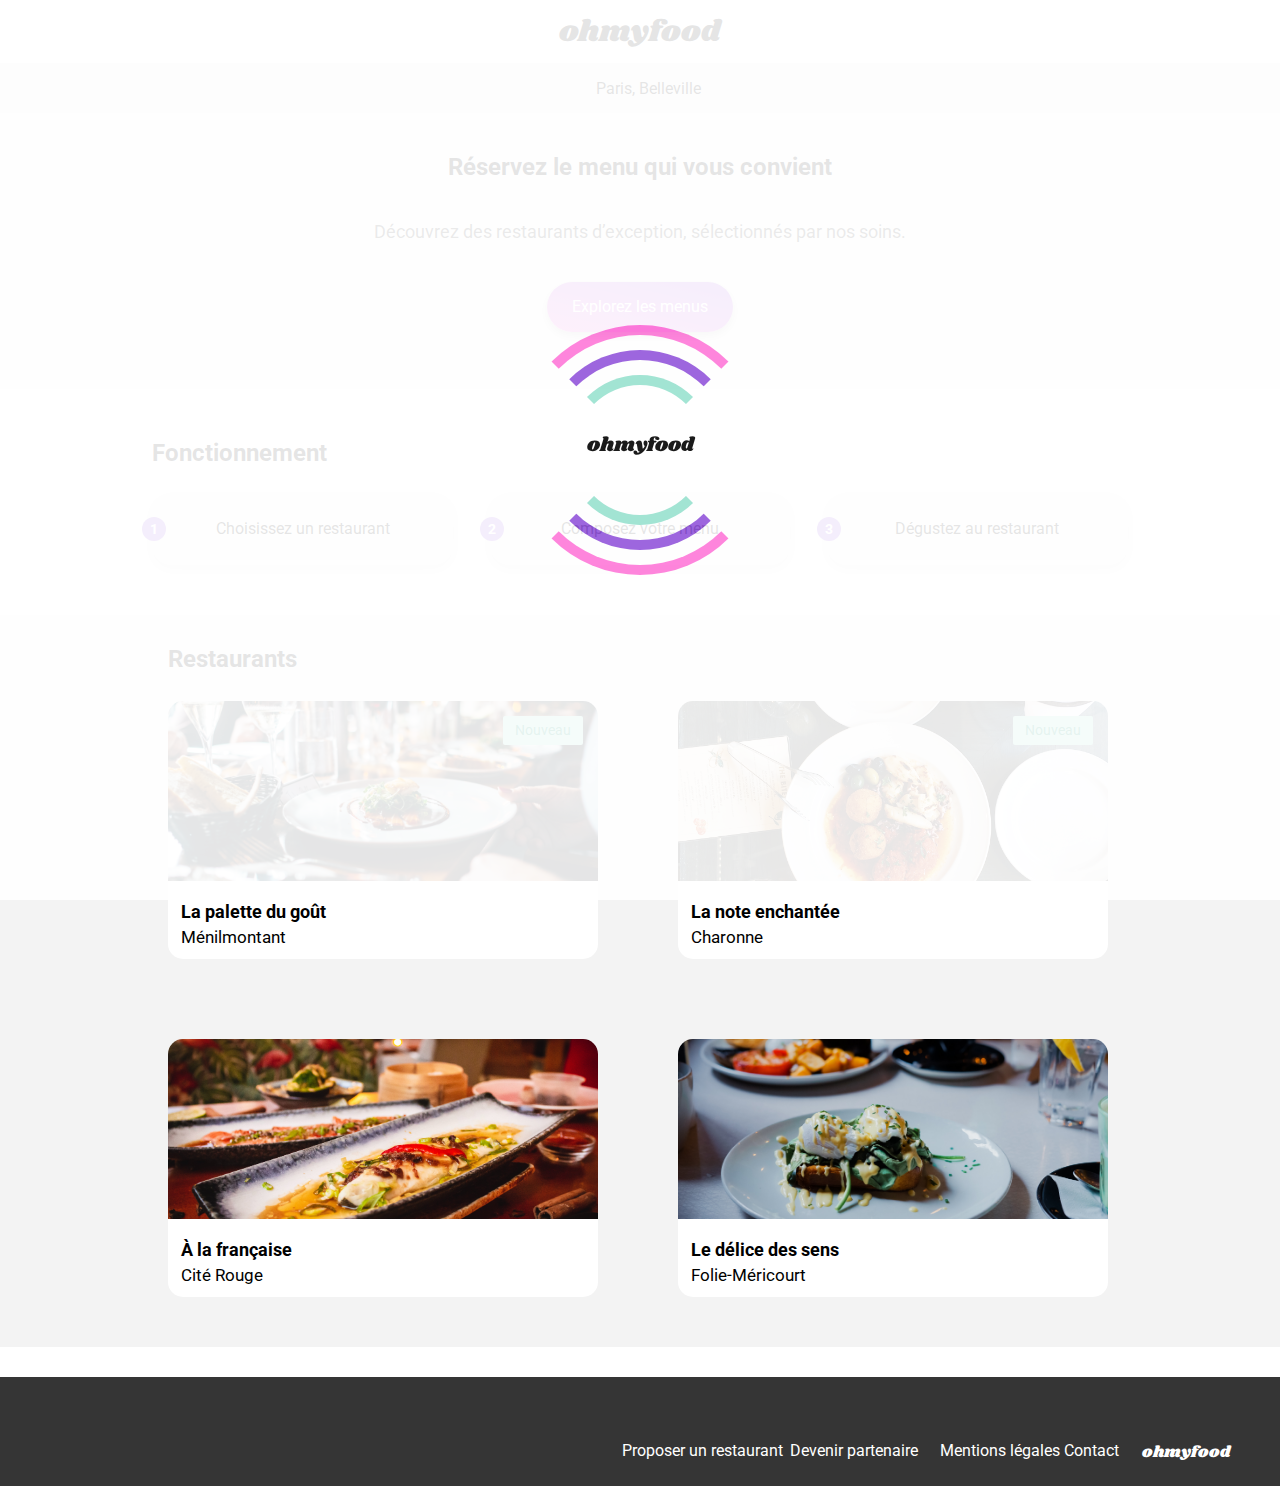
<file: index.html>
<!DOCTYPE html>
<html lang="en">
    <head>
        <meta charset="UTF-8">
        <meta http-equiv="X-UA-Compatible" content="IE=edge">
        <meta name="viewport" content="width=device-width, initial-scale=1.0">
        <link rel="stylesheet" href="https://cdnjs.cloudflare.com/ajax/libs/font-awesome/6.4.0/css/all.min.css" integrity="sha512-iecdLmaskl7CVkqkXNQ/ZH/XLlvWZOJyj7Yy7tcenmpD1ypASozpmT/E0iPtmFIB46ZmdtAc9eNBvH0H/ZpiBw==" crossorigin="anonymous" referrerpolicy="no-referrer" />
        <link rel="stylesheet" href="style.css">
        <title>Oh My Food</title>
        <link rel="shortcut icon" href="./images/logo/ohmyfood@2x.svg" />
    </head>
    <body>
        <div class="background-loader">
            <div class="loader">
                <div class="spinner spinner1"></div>
                <div class="spinner spinner2"></div>
                <div class="spinner spinner3"></div>
                <span class="loader-text">ohmyfood</span>
            </div>
        </div>
        <header>
            <nav>
                <h1>ohmyfood</h1>
            </nav>
            <div class="location">
                <i class="fa-solid fa-location-dot"></i>
                <p>Paris, Belleville</p>
            </div>
            <div class="explorer">
                <h1>Réservez le menu qui vous convient</h1>
                <p>Découvrez des restaurants d’exception, sélectionnés par nos soins.</p>
                <div class="button1">
                    <p>Explorez les menus</p>
                </div>
            </div>
        </header>
        <main>
            <div class="fonctionnement">
                <div class="content">
                    <div class="title-fonctionnement">
                        <h2>Fonctionnement</h2>
                    </div>
                    <div class="step">
                        <div class="etapes">
                            <div class="number">
                                <p>1</p>
                            </div>
                            <i class="fa-solid fa-mobile-screen-button fa-lg"></i>
                            <p>Choisissez un restaurant</p>
                        </div>
                        <div class="etapes">
                            <div class="number">
                                <p>2</p>
                            </div>
                            <i class="fa-sharp fa-solid fa-list fa-lg"></i>
                            <p>Composez votre menu</p>
                        </div>
                        <div class="etapes">
                            <div class="number">
                                <p>3</p>
                            </div>
                            <i class="fa-solid fa-store fa-lg"></i>
                            <p>Dégustez au restaurant</p>
                        </div>
                    </div>
                </div>
            </div>
            <div class="restaurants">
                <div class="content">
                    <div class="titre-restau">
                        <h2>Restaurants</h2>
                    </div>
                    <div class="restau">
                        <div class="etablissement">
                            <a href="pages/palette.html">
                                <img src="images/restaurants/jay-wennington-N_Y88TWmGwA-unsplash.jpg" alt="restaurant">
                            </a>
                            <div class="new">
                                <p>Nouveau</p>
                            </div>
                            <div class="desc">
                                <a href="pages/palette.html">
                                    <h3>La palette du goût</h3>
                                    <p>Ménilmontant</p>
                                </a>
                                <div class="like">
                                    <input type="checkbox" id="check-like1">
                                    <label for="check-like1" class="like">
                                        <i class="fa-solid fa-heart fa-xl"></i>
                                    </label>
                                </div>
                            </div>    
                        </div>
                        <div class="etablissement">
                            <a href="pages/note.html">
                                <img src="images/restaurants/stil-u2Lp8tXIcjw-unsplash.jpg" alt="restaurant">
                            </a>
                            <div class="new">
                                <p>Nouveau</p>
                            </div>
                            <div class="desc">
                                <a href="pages/note.html">
                                    <h3>La note enchantée</h3>
                                    <p>Charonne</p>
                                </a> 
                                <div class="like">
                                    <input type="checkbox" id="check-like2">
                                    <label for="check-like2" class="like">
                                        <i class="fa-solid fa-heart fa-xl"></i>
                                    </label>
                                </div>
                            </div>    
                        </div>
                        <div class="etablissement">
                            <a href="pages/lafrancaise.html">
                                <img src="images/restaurants/louis-hansel-shotsoflouis-qNBGVyOCY8Q-unsplash.jpg" alt="restaurant">
                            </a>
                            <div class="desc">
                                <a href="pages/lafrancaise.html">    
                                    <h3>À la française</h3>
                                    <p>Cité Rouge</p>
                                </a>
                                <div class="like">
                                    <input type="checkbox" id="check-like3">
                                    <label for="check-like3" class="like">
                                        <i class="fa-solid fa-heart fa-xl"></i>
                                    </label>
                                </div>
                            </div>    
                        </div>
                        <div class="etablissement">
                            <a href="pages/delice.html">
                                <img src="images/restaurants/toa-heftiba-DQKerTsQwi0-unsplash.jpg" alt="restaurant">
                            </a>
                            <div class="desc">
                            <a href="pages/delice.html">
                                <h3>Le délice des sens</h3>
                                <p>Folie-Méricourt</p>
                            </a>
                                <div class="like">
                                    <input type="checkbox" id="check-like4">
                                    <label for="check-like4" class="like">
                                        <i class="fa-solid fa-heart fa-xl"></i>
                                    </label>
                                </div>
                            </div>    
                        </div>
                    </div>
                </div>
            </div>
        </main>
        <footer>
            <div class="container">
                <h4>ohmyfood</h4>
                <div class="partner">
                    <div>
                        <i class="fa-sharp fa-solid fa-utensils"></i>
                        <a href="#">Proposer un restaurant</a>
                    </div>
                    <div>
                        <i class="fa-solid fa-handshake-angle"></i>
                        <a href="#">Devenir partenaire</a>
                    </div>
                </div>
                <div class="contact">
                    <a href="#">Mentions légales</a>
                    <a href="mailto:contact@ohmyfood.com">Contact</a>
                </div>
            </div>
        </footer>
    </body>
</html>
</file>
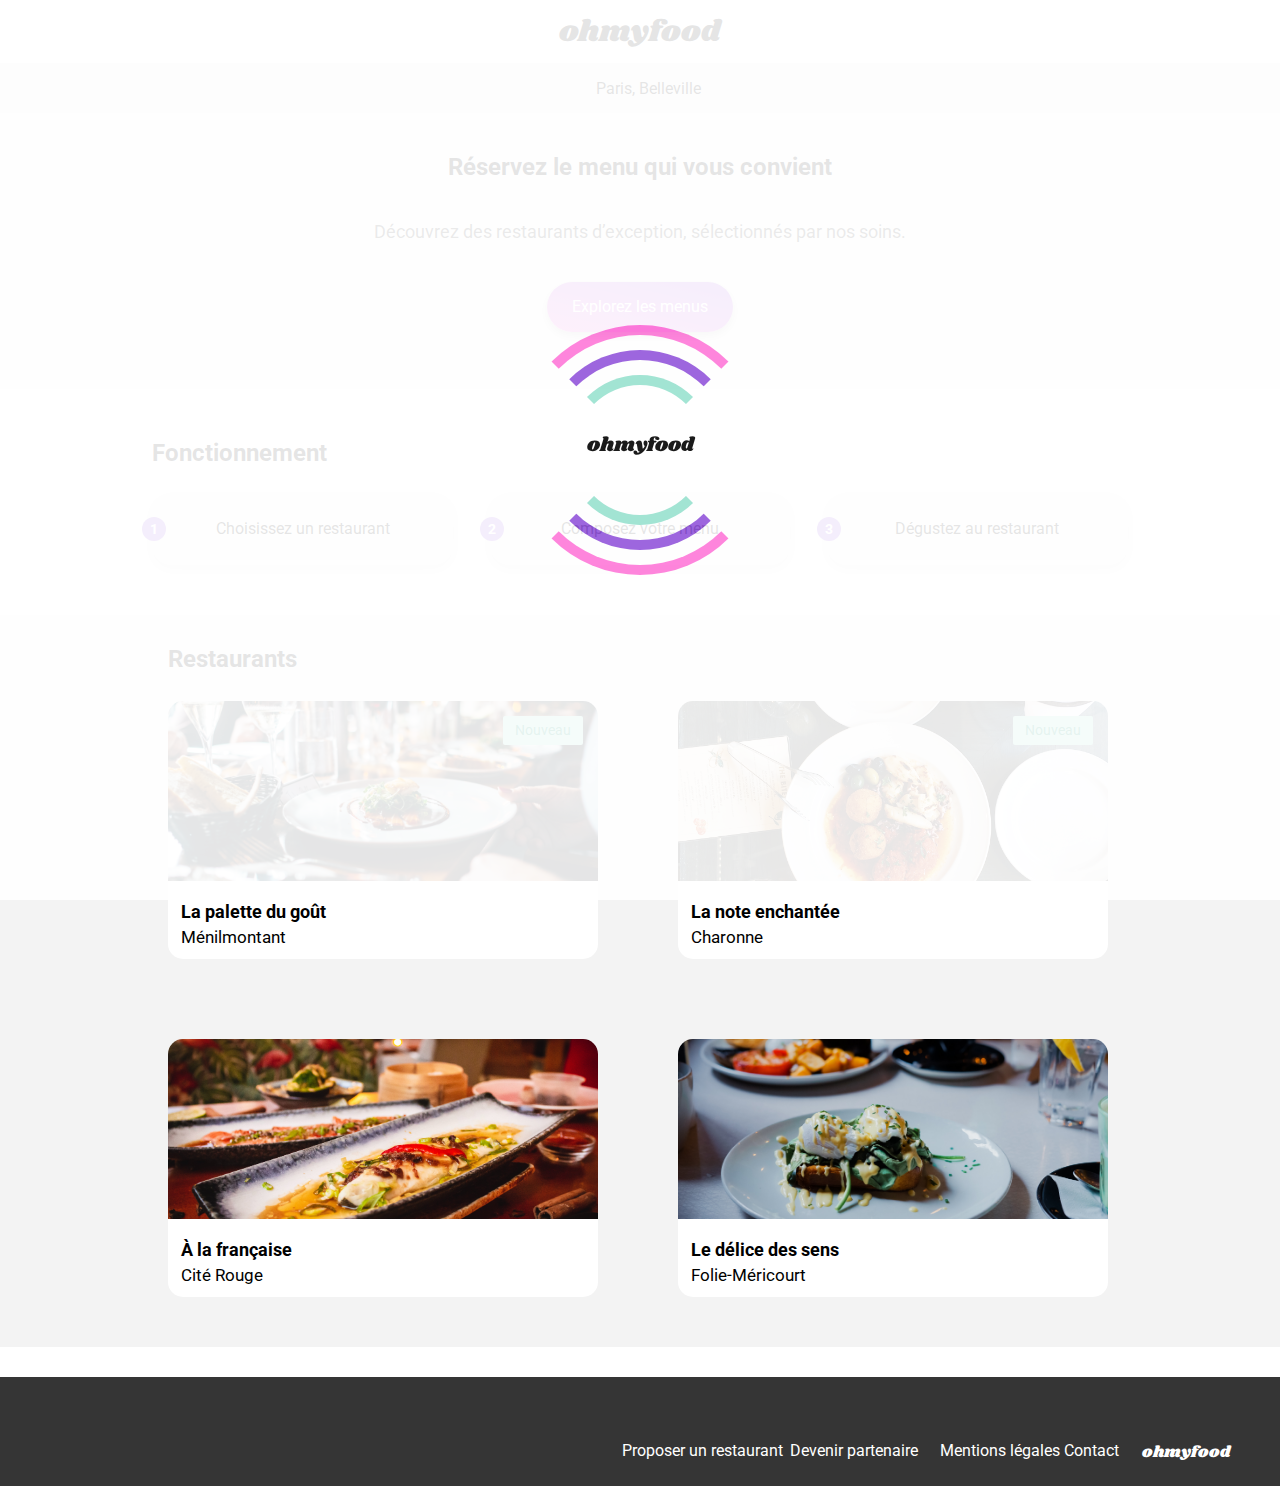
<file: accueil.html>
<!DOCTYPE html>
<html lang="en">
    <head>
        <meta charset="UTF-8">
        <meta http-equiv="X-UA-Compatible" content="IE=edge">
        <meta name="viewport" content="width=device-width, initial-scale=1.0">
        <link rel="stylesheet" href="https://cdnjs.cloudflare.com/ajax/libs/font-awesome/6.4.0/css/all.min.css" integrity="sha512-iecdLmaskl7CVkqkXNQ/ZH/XLlvWZOJyj7Yy7tcenmpD1ypASozpmT/E0iPtmFIB46ZmdtAc9eNBvH0H/ZpiBw==" crossorigin="anonymous" referrerpolicy="no-referrer" />
        <link rel="stylesheet" href="style.css">
        <title>Oh My Food</title>
        <link rel="shortcut icon" href="./images/logo/ohmyfood@2x.svg" />
    </head>
    <body>
        <div class="background-loader">
            <div class="loader">
                <div class="spinner spinner1"></div>
                <div class="spinner spinner2"></div>
                <div class="spinner spinner3"></div>
                <span class="loader-text">ohmyfood</span>
            </div>
        </div>
        <header>
            <nav>
                <h1>ohmyfood</h1>
            </nav>
            <div class="location">
                <i class="fa-solid fa-location-dot"></i>
                <p>Paris, Belleville</p>
            </div>
            <div class="explorer">
                <h1>Réservez le menu qui vous convient</h1>
                <p>Découvrez des restaurants d’exception, sélectionnés par nos soins.</p>
                <div class="button1">
                    <p>Explorez les menus</p>
                </div>
            </div>
        </header>
        <main>
            <div class="fonctionnement">
                <div class="content">
                    <div class="title-fonctionnement">
                        <h2>Fonctionnement</h2>
                    </div>
                    <div class="step">
                        <div class="etapes">
                            <div class="number">
                                <p>1</p>
                            </div>
                            <i class="fa-solid fa-mobile-screen-button fa-lg"></i>
                            <p>Choisissez un restaurant</p>
                        </div>
                        <div class="etapes">
                            <div class="number">
                                <p>2</p>
                            </div>
                            <i class="fa-sharp fa-solid fa-list fa-lg"></i>
                            <p>Composez votre menu</p>
                        </div>
                        <div class="etapes">
                            <div class="number">
                                <p>3</p>
                            </div>
                            <i class="fa-solid fa-store fa-lg"></i>
                            <p>Dégustez au restaurant</p>
                        </div>
                    </div>
                </div>
            </div>
            <div class="restaurants">
                <div class="content">
                    <div class="titre-restau">
                        <h2>Restaurants</h2>
                    </div>
                    <div class="restau">
                        <div class="etablissement">
                            <a href="pages/palette.html">
                                <img src="images/restaurants/jay-wennington-N_Y88TWmGwA-unsplash.jpg" alt="restaurant">
                            </a>
                            <div class="new">
                                <p>Nouveau</p>
                            </div>
                            <div class="desc">
                                <a href="pages/palette.html">
                                    <h3>La palette du goût</h3>
                                    <p>Ménilmontant</p>
                                </a>
                                <div class="like">
                                    <input type="checkbox" id="check-like1">
                                    <label for="check-like1" class="like">
                                        <i class="fa-solid fa-heart fa-xl"></i>
                                    </label>
                                </div>
                            </div>    
                        </div>
                        <div class="etablissement">
                            <a href="pages/note.html">
                                <img src="images/restaurants/stil-u2Lp8tXIcjw-unsplash.jpg" alt="restaurant">
                            </a>
                            <div class="new">
                                <p>Nouveau</p>
                            </div>
                            <div class="desc">
                                <a href="pages/note.html">
                                    <h3>La note enchantée</h3>
                                    <p>Charonne</p>
                                </a> 
                                <div class="like">
                                    <input type="checkbox" id="check-like2">
                                    <label for="check-like2" class="like">
                                        <i class="fa-solid fa-heart fa-xl"></i>
                                    </label>
                                </div>
                            </div>    
                        </div>
                        <div class="etablissement">
                            <a href="pages/lafrancaise.html">
                                <img src="images/restaurants/louis-hansel-shotsoflouis-qNBGVyOCY8Q-unsplash.jpg" alt="restaurant">
                            </a>
                            <div class="desc">
                                <a href="pages/lafrancaise.html">    
                                    <h3>À la française</h3>
                                    <p>Cité Rouge</p>
                                </a>
                                <div class="like">
                                    <input type="checkbox" id="check-like3">
                                    <label for="check-like3" class="like">
                                        <i class="fa-solid fa-heart fa-xl"></i>
                                    </label>
                                </div>
                            </div>    
                        </div>
                        <div class="etablissement">
                            <a href="pages/delice.html">
                                <img src="images/restaurants/toa-heftiba-DQKerTsQwi0-unsplash.jpg" alt="restaurant">
                            </a>
                            <div class="desc">
                            <a href="pages/delice.html">
                                <h3>Le délice des sens</h3>
                                <p>Folie-Méricourt</p>
                            </a>
                                <div class="like">
                                    <input type="checkbox" id="check-like4">
                                    <label for="check-like4" class="like">
                                        <i class="fa-solid fa-heart fa-xl"></i>
                                    </label>
                                </div>
                            </div>    
                        </div>
                    </div>
                </div>
            </div>
        </main>
        <footer>
            <div class="container">
                <h4>ohmyfood</h4>
                <div class="partner">
                    <div>
                        <i class="fa-sharp fa-solid fa-utensils"></i>
                        <a href="#">Proposer un restaurant</a>
                    </div>
                    <div>
                        <i class="fa-solid fa-handshake-angle"></i>
                        <a href="#">Devenir partenaire</a>
                    </div>
                </div>
                <div class="contact">
                    <a href="#">Mentions légales</a>
                    <a href="#">Contact</a>
                </div>
            </div>
        </footer>
    </body>
</html>
</file>
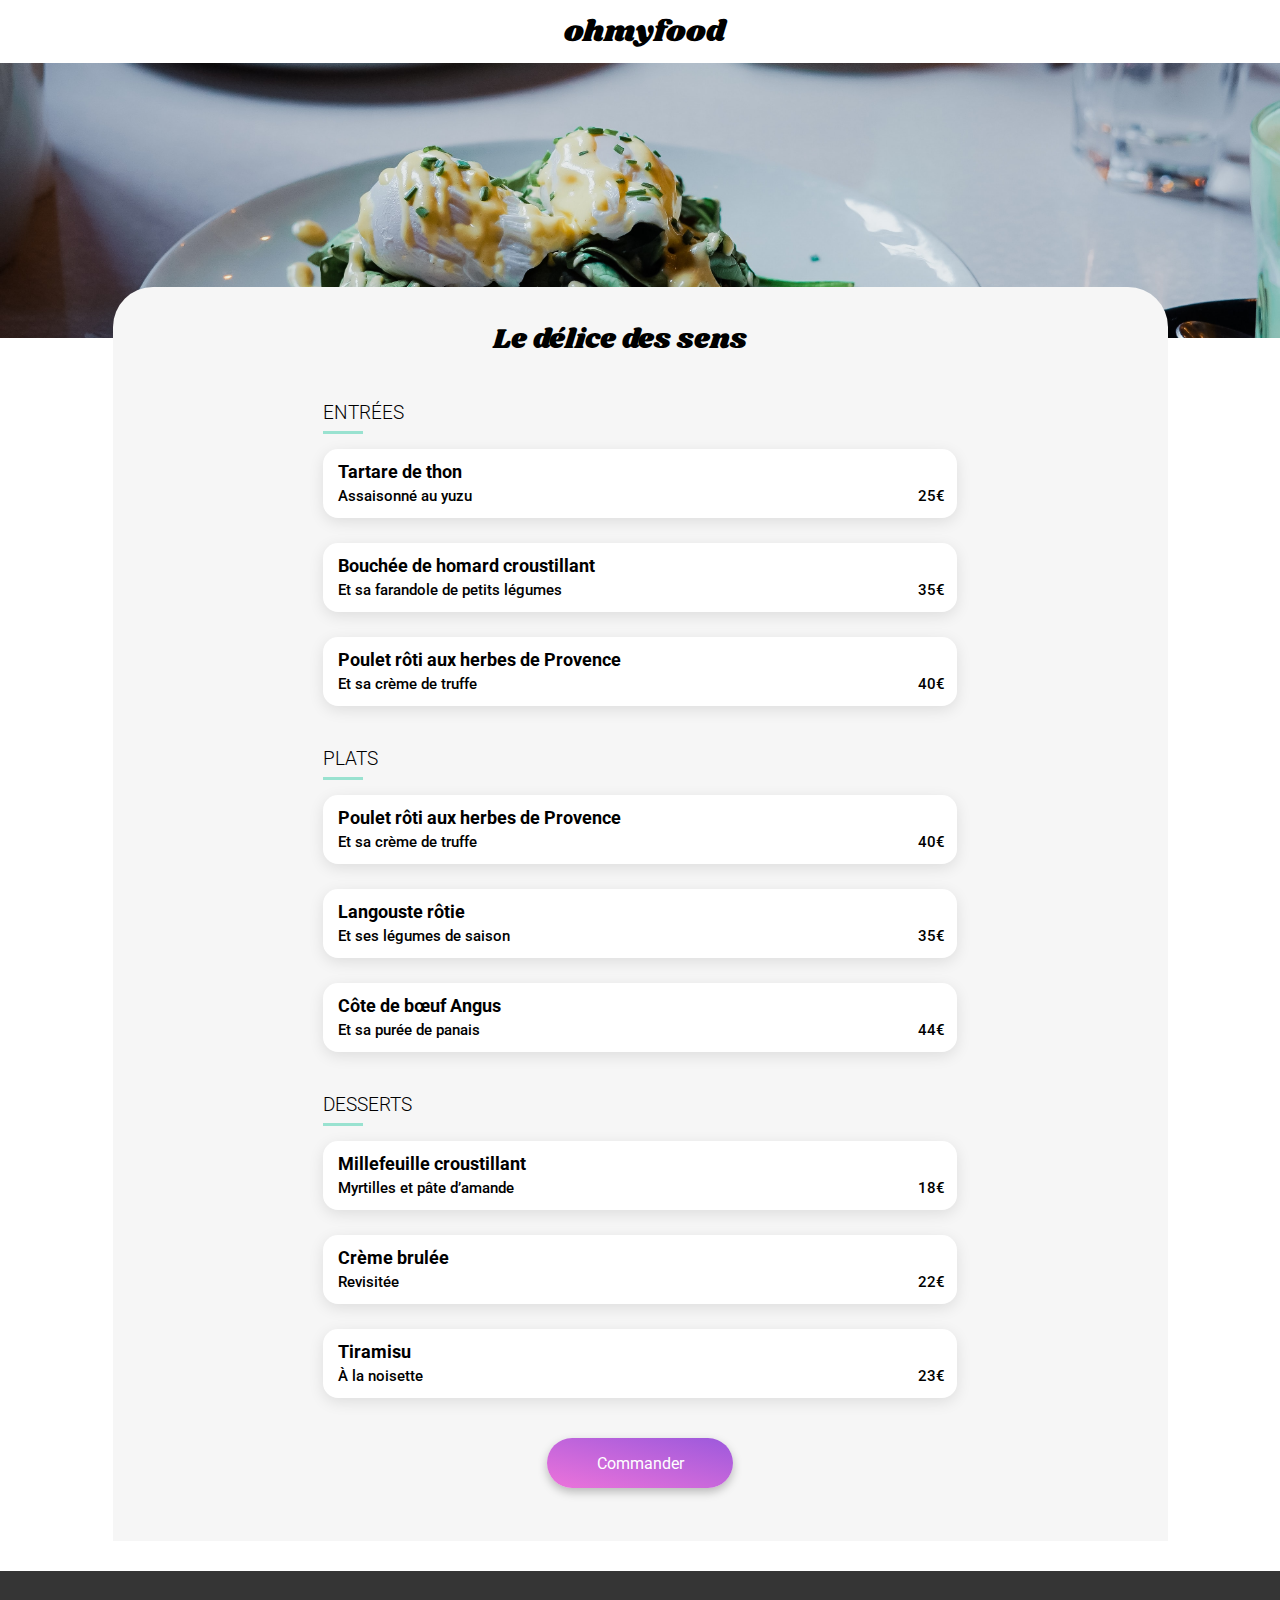
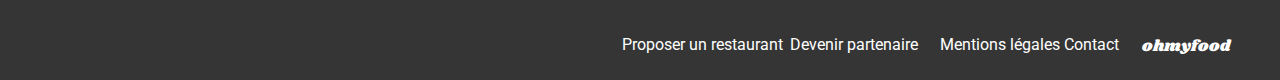
<file: pages/delice.html>
<!DOCTYPE html>
<html lang="en">
<head>
    <meta charset="UTF-8">
    <meta http-equiv="X-UA-Compatible" content="IE=edge">
    <meta name="viewport" content="width=device-width, initial-scale=1.0">
    <link rel="stylesheet" href="https://cdnjs.cloudflare.com/ajax/libs/font-awesome/6.4.0/css/all.min.css" integrity="sha512-iecdLmaskl7CVkqkXNQ/ZH/XLlvWZOJyj7Yy7tcenmpD1ypASozpmT/E0iPtmFIB46ZmdtAc9eNBvH0H/ZpiBw==" crossorigin="anonymous" referrerpolicy="no-referrer" />
    <link rel="stylesheet" href="../style.css">
    <title>Le délice des sens</title>
</head>
    <body>
        <header>
            <nav>
                <a href="../index.html">
                    <i class="fa-solid fa-arrow-left fa-xl"></i>
                </a>
                <h1>ohmyfood</h1>
            </nav>
            <img src="../images/restaurants/toa-heftiba-DQKerTsQwi0-unsplash.jpg" alt="">
        </header>
        <main>
            <div class="carte">
                <div class="titre">
                    <h1>Le délice des sens</h1>
                    <div class="like">
                        <input type="checkbox" id="check-like1">
                        <label for="check-like1" class="like">
                            <i class="fa-solid fa-heart fa-xl"></i>
                        </label>
                    </div>
                </div>
                <div class="content">
                    <div class="entrer">
                        <div class="titre-menu">
                            <h3>Entrées</h3>
                        </div>
                        <div class="menu">
                            <input type="checkbox" id="check-click2">
                            <label for="check-click2" class="toggle-content">
                                <span>Tartare de thon</span>
                                <span class="accompagnement">
                                    <span>Assaisonné au yuzu</span>
                                    <span>25€</span>
                                </span>
                                <span class="add">
                                    <i class="fa-solid fa-circle-check fa-xl"></i>
                                </span>
                            </label>
                        </div>
                        <div class="menu">
                            <input type="checkbox" id="check-click3">
                            <label for="check-click3" class="toggle-content">
                                <span>Bouchée de homard croustillant </span>
                                <span class="accompagnement">
                                    <span>Et sa farandole de petits légumes</span>
                                    <span>35€</span>
                                </span>
                                <span class="add">
                                    <i class="fa-solid fa-circle-check fa-xl"></i>
                                </span>
                            </label>
                        </div>
                        <div class="menu">
                            <input type="checkbox" id="check-click4">
                            <label for="check-click4" class="toggle-content">
                                <span>Poulet rôti aux herbes de Provence</span>
                                <span class="accompagnement">
                                    <span>Et sa crème de truffe</span>
                                    <span>40€</span>
                                </span>
                                <span class="add">
                                    <i class="fa-solid fa-circle-check fa-xl"></i>
                                </span>
                            </label>
                        </div>
                    </div>
                    <div class="plats">
                        <div class="titre-menu">
                            <h3>Plats</h3>
                        </div>
                        <div class="menu">
                            <input type="checkbox" id="check-click5">
                            <label for="check-click5" class="toggle-content">
                                <span>Poulet rôti aux herbes de Provence</span>
                                <span class="accompagnement">
                                    <span>Et sa crème de truffe</span>
                                    <span>40€</span>
                                </span>
                                <span class="add">
                                    <i class="fa-solid fa-circle-check fa-xl"></i>
                                </span>
                            </label>
                        </div>
                        <div class="menu">
                            <input type="checkbox" id="check-click6">
                            <label for="check-click6" class="toggle-content">
                                <span>Langouste rôtie</span>
                                <span class="accompagnement">
                                    <span>Et ses légumes de saison</span>
                                    <span>35€</span>
                                </span>
                                <span class="add">
                                    <i class="fa-solid fa-circle-check fa-xl"></i>
                                </span>
                            </label>
                        </div>
                        <div class="menu">
                            <input type="checkbox" id="check-click7">
                            <label for="check-click7" class="toggle-content">
                                <span>Côte de bœuf Angus</span>
                                <span class="accompagnement">
                                    <span>Et sa purée de panais</span>
                                    <span>44€</span>
                                </span>
                                <span class="add">
                                    <i class="fa-solid fa-circle-check fa-xl"></i>
                                </span>
                            </label>
                        </div>
                    </div>
                    <div class="desserts">
                        <div class="titre-menu">
                            <h3>Desserts</h3>
                        </div>
                        <div class="menu">
                            <input type="checkbox" id="check-click8">
                            <label for="check-click8" class="toggle-content">
                                <span>Millefeuille croustillant</span>
                                <span class="accompagnement">
                                    <span>Myrtilles et pâte d’amande</span>
                                    <span>18€</span>
                                </span>
                                <span class="add">
                                    <i class="fa-solid fa-circle-check fa-xl"></i>
                                </span>
                            </label>
                        </div>
                        <div class="menu">
                            <input type="checkbox" id="check-click9">
                            <label for="check-click9" class="toggle-content">
                                <span>Crème brulée</span>
                                <span class="accompagnement">
                                    <span>Revisitée</span>
                                    <span>22€</span>
                                </span>
                                <span class="add">
                                    <i class="fa-solid fa-circle-check fa-xl"></i>
                                </span>
                            </label>
                        </div>
                        <div class="menu">
                            <input type="checkbox" id="check-click10">
                            <label for="check-click10" class="toggle-content">
                                <span>Tiramisu</span>
                                <span class="accompagnement">
                                    <span>À la noisette</span>
                                    <span>23€</span>
                                </span>
                                <span class="add">
                                    <i class="fa-solid fa-circle-check fa-xl"></i>
                                </span>
                            </label>
                        </div>
                    </div>
                </div>
                <div class="button1">
                    <p>Commander</p>
                </div>
            </div>
        </main>
        <footer>
            <div class="container">
                <h4>ohmyfood</h4>
                <div class="partner">
                    <div>
                        <i class="fa-sharp fa-solid fa-utensils"></i>
                        <a href="#">Proposer un restaurant</a>
                    </div>
                    <div>
                        <i class="fa-solid fa-handshake-angle"></i>
                        <a href="#">Devenir partenaire</a>
                    </div>
                </div>
                <div class="contact">
                    <a href="#">Mentions légales</a>
                    <a href="mailto:contact@ohmyfood.com">Contact</a>
                </div>
            </div>
        </footer>
    </body>
</html>
</file>
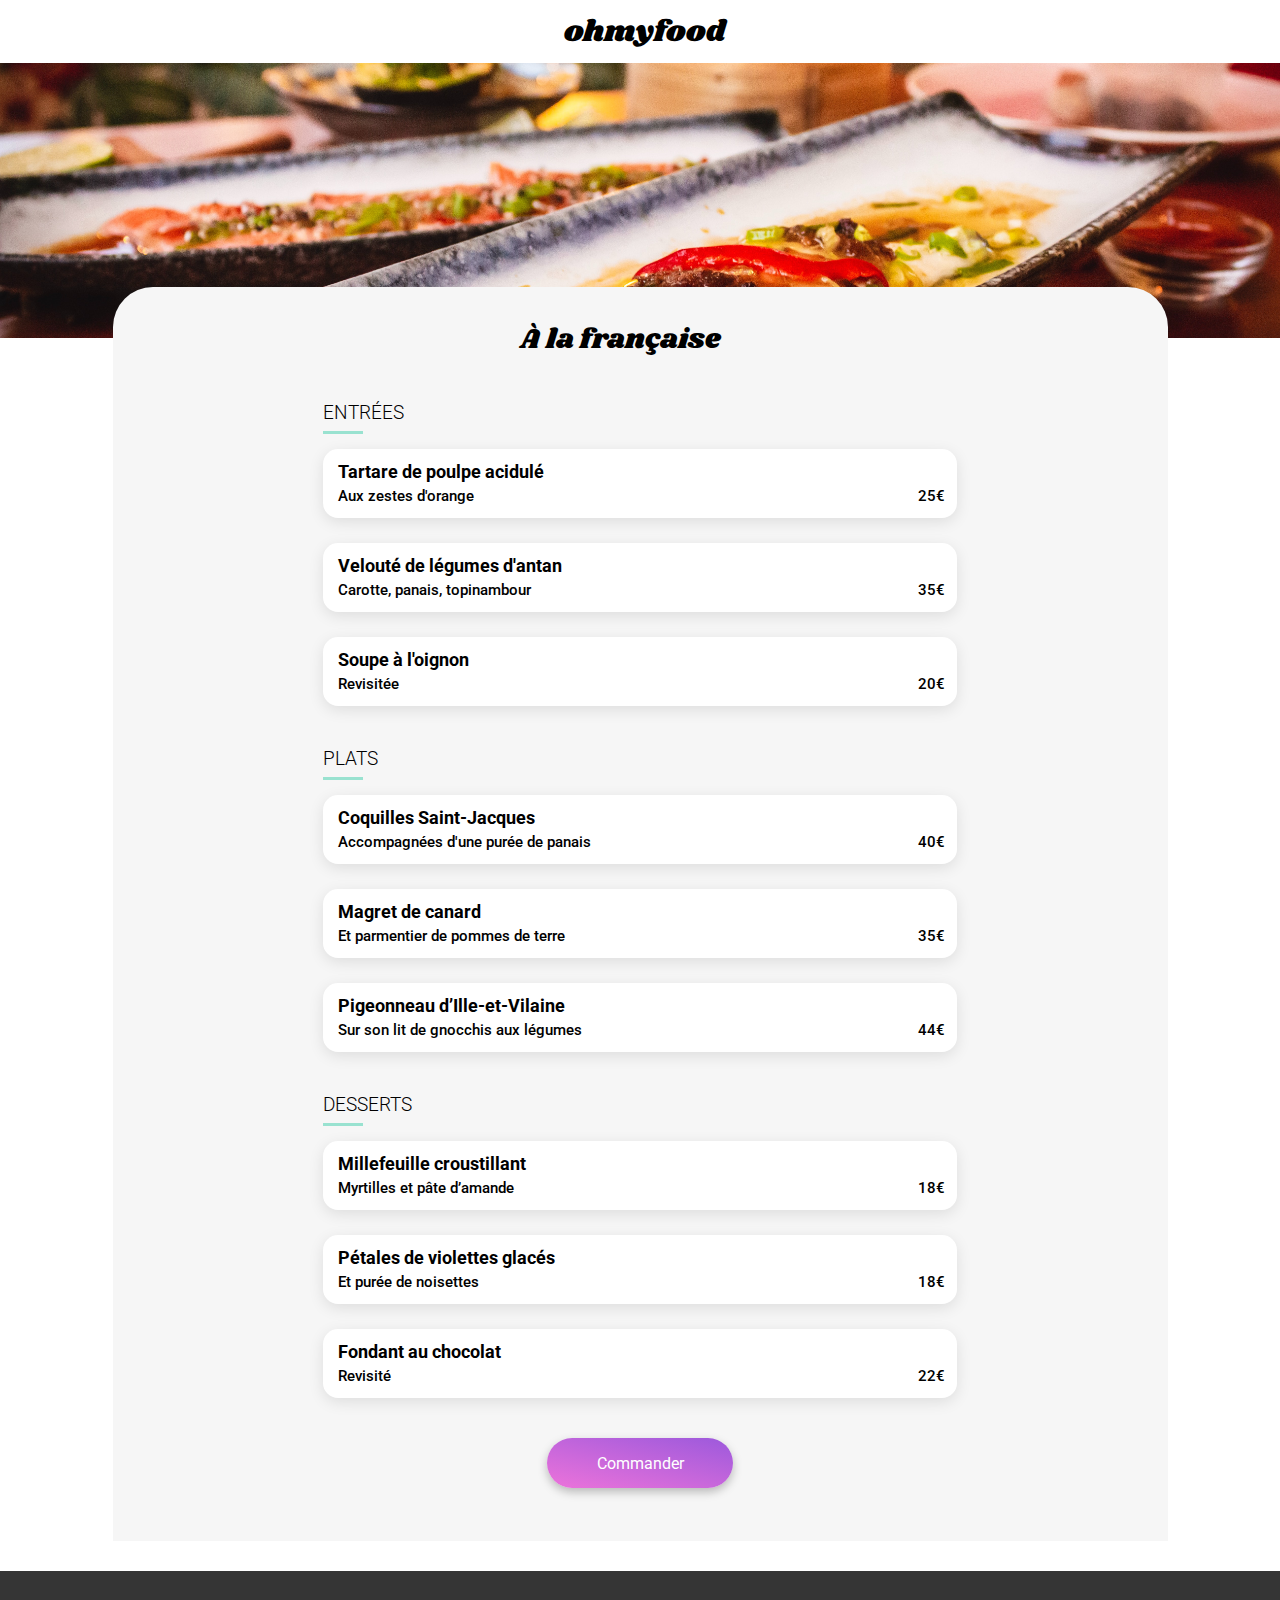
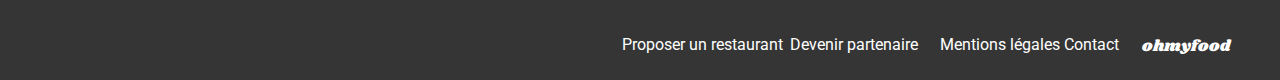
<file: pages/lafrancaise.html>
<!DOCTYPE html>
<html lang="en">
<head>
    <meta charset="UTF-8">
    <meta http-equiv="X-UA-Compatible" content="IE=edge">
    <meta name="viewport" content="width=device-width, initial-scale=1.0">
    <link rel="stylesheet" href="https://cdnjs.cloudflare.com/ajax/libs/font-awesome/6.4.0/css/all.min.css" integrity="sha512-iecdLmaskl7CVkqkXNQ/ZH/XLlvWZOJyj7Yy7tcenmpD1ypASozpmT/E0iPtmFIB46ZmdtAc9eNBvH0H/ZpiBw==" crossorigin="anonymous" referrerpolicy="no-referrer" />
    <link rel="stylesheet" href="../style.css">
    <title>À la française</title>
</head>
    <body>
        <header>
            <nav>
                <a href="../index.html">
                    <i class="fa-solid fa-arrow-left fa-xl"></i>
                </a>
                <h1>ohmyfood</h1>
            </nav>
            <img src="../images/restaurants/louis-hansel-shotsoflouis-qNBGVyOCY8Q-unsplash.jpg" alt="">
        </header>
        <main>
            <div class="carte">
                <div class="titre">
                    <h1>À la française</h1>
                    <div class="like">
                        <input type="checkbox" id="check-like1">
                        <label for="check-like1" class="like">
                            <i class="fa-solid fa-heart fa-xl"></i>
                        </label>
                    </div>
                </div>
                <div class="content">
                    <div class="entrer">
                        <div class="titre-menu">
                            <h3>Entrées</h3>
                        </div>
                        <div class="menu">
                            <input type="checkbox" id="check-click2">
                            <label for="check-click2" class="toggle-content">
                                <span>Tartare de poulpe acidulé</span>
                                <span class="accompagnement">
                                    <span>Aux zestes d'orange</span>
                                    <span>25€</span>
                                </span>
                                <span class="add">
                                    <i class="fa-solid fa-circle-check fa-xl"></i>
                                </span>
                            </label>
                        </div>
                        <div class="menu">
                            <input type="checkbox" id="check-click3">
                            <label for="check-click3" class="toggle-content">
                                <span>Velouté de légumes d'antan</span>
                                <span class="accompagnement">
                                    <span>Carotte, panais, topinambour</span>
                                    <span>35€</span>
                                </span>
                                <span class="add">
                                    <i class="fa-solid fa-circle-check fa-xl"></i>
                                </span>
                            </label>
                        </div>
                        <div class="menu">
                            <input type="checkbox" id="check-click4">
                            <label for="check-click4" class="toggle-content">
                                <span>Soupe à l'oignon</span>
                                <span class="accompagnement">
                                    <span>Revisitée</span>
                                    <span>20€</span>
                                </span>
                                <span class="add">
                                    <i class="fa-solid fa-circle-check fa-xl"></i>
                                </span>
                            </label>
                        </div>
                    </div>
                    <div class="plats">
                        <div class="titre-menu">
                            <h3>Plats</h3>
                        </div>
                        <div class="menu">
                            <input type="checkbox" id="check-click5">
                            <label for="check-click5" class="toggle-content">
                                <span>Coquilles Saint-Jacques</span>
                                <span class="accompagnement">
                                    <span>Accompagnées d'une purée de panais</span>
                                    <span>40€</span>
                                </span>
                                <span class="add">
                                    <i class="fa-solid fa-circle-check fa-xl"></i>
                                </span>
                            </label>
                        </div>
                        <div class="menu">
                            <input type="checkbox" id="check-click6">
                            <label for="check-click6" class="toggle-content">
                                <span>Magret de canard</span>
                                <span class="accompagnement">
                                    <span>Et parmentier de pommes de terre</span>
                                    <span>35€</span>
                                </span>
                                <span class="add">
                                    <i class="fa-solid fa-circle-check fa-xl"></i>
                                </span>
                            </label>
                        </div>
                        <div class="menu">
                            <input type="checkbox" id="check-click7">
                            <label for="check-click7" class="toggle-content">
                                <span>Pigeonneau d’Ille-et-Vilaine</span>
                                <span class="accompagnement">
                                    <span>Sur son lit de gnocchis aux légumes</span>
                                    <span>44€</span>
                                </span>
                                <span class="add">
                                    <i class="fa-solid fa-circle-check fa-xl"></i>
                                </span>
                            </label>
                        </div>
                    </div>
                    <div class="desserts">
                        <div class="titre-menu">
                            <h3>Desserts</h3>
                        </div>
                        <div class="menu">
                            <input type="checkbox" id="check-click8">
                            <label for="check-click8" class="toggle-content">
                                <span>Millefeuille croustillant</span>
                                <span class="accompagnement">
                                    <span>Myrtilles et pâte d’amande</span>
                                    <span>18€</span>
                                </span>
                                <span class="add">
                                    <i class="fa-solid fa-circle-check fa-xl"></i>
                                </span>
                            </label>
                        </div>
                        <div class="menu">
                            <input type="checkbox" id="check-click9">
                            <label for="check-click9" class="toggle-content">
                                <span>Pétales de violettes glacés</span>
                                <span class="accompagnement">
                                    <span>Et purée de noisettes</span>
                                    <span>18€</span>
                                </span>
                                <span class="add">
                                    <i class="fa-solid fa-circle-check fa-xl"></i>
                                </span>
                            </label>
                        </div>
                        <div class="menu">
                            <input type="checkbox" id="check-click10">
                            <label for="check-click10" class="toggle-content">
                                <span>Fondant au chocolat</span>
                                <span class="accompagnement">
                                    <span>Revisité</span>
                                    <span>22€</span>
                                </span>
                                <span class="add">
                                    <i class="fa-solid fa-circle-check fa-xl"></i>
                                </span>
                            </label>
                        </div>
                    </div>
                </div>
                <div class="button1">
                    <p>Commander</p>
                </div>
            </div>
        </main>
        <footer>
            <div class="container">
                <h4>ohmyfood</h4>
                <div class="partner">
                    <div>
                        <i class="fa-sharp fa-solid fa-utensils"></i>
                        <a href="#">Proposer un restaurant</a>
                    </div>
                    <div>
                        <i class="fa-solid fa-handshake-angle"></i>
                        <a href="#">Devenir partenaire</a>
                    </div>
                </div>
                <div class="contact">
                    <a href="#">Mentions légales</a>
                    <a href="mailto:contact@ohmyfood.com">Contact</a>
                </div>
            </div>
        </footer>
    </body>
</html>
</file>
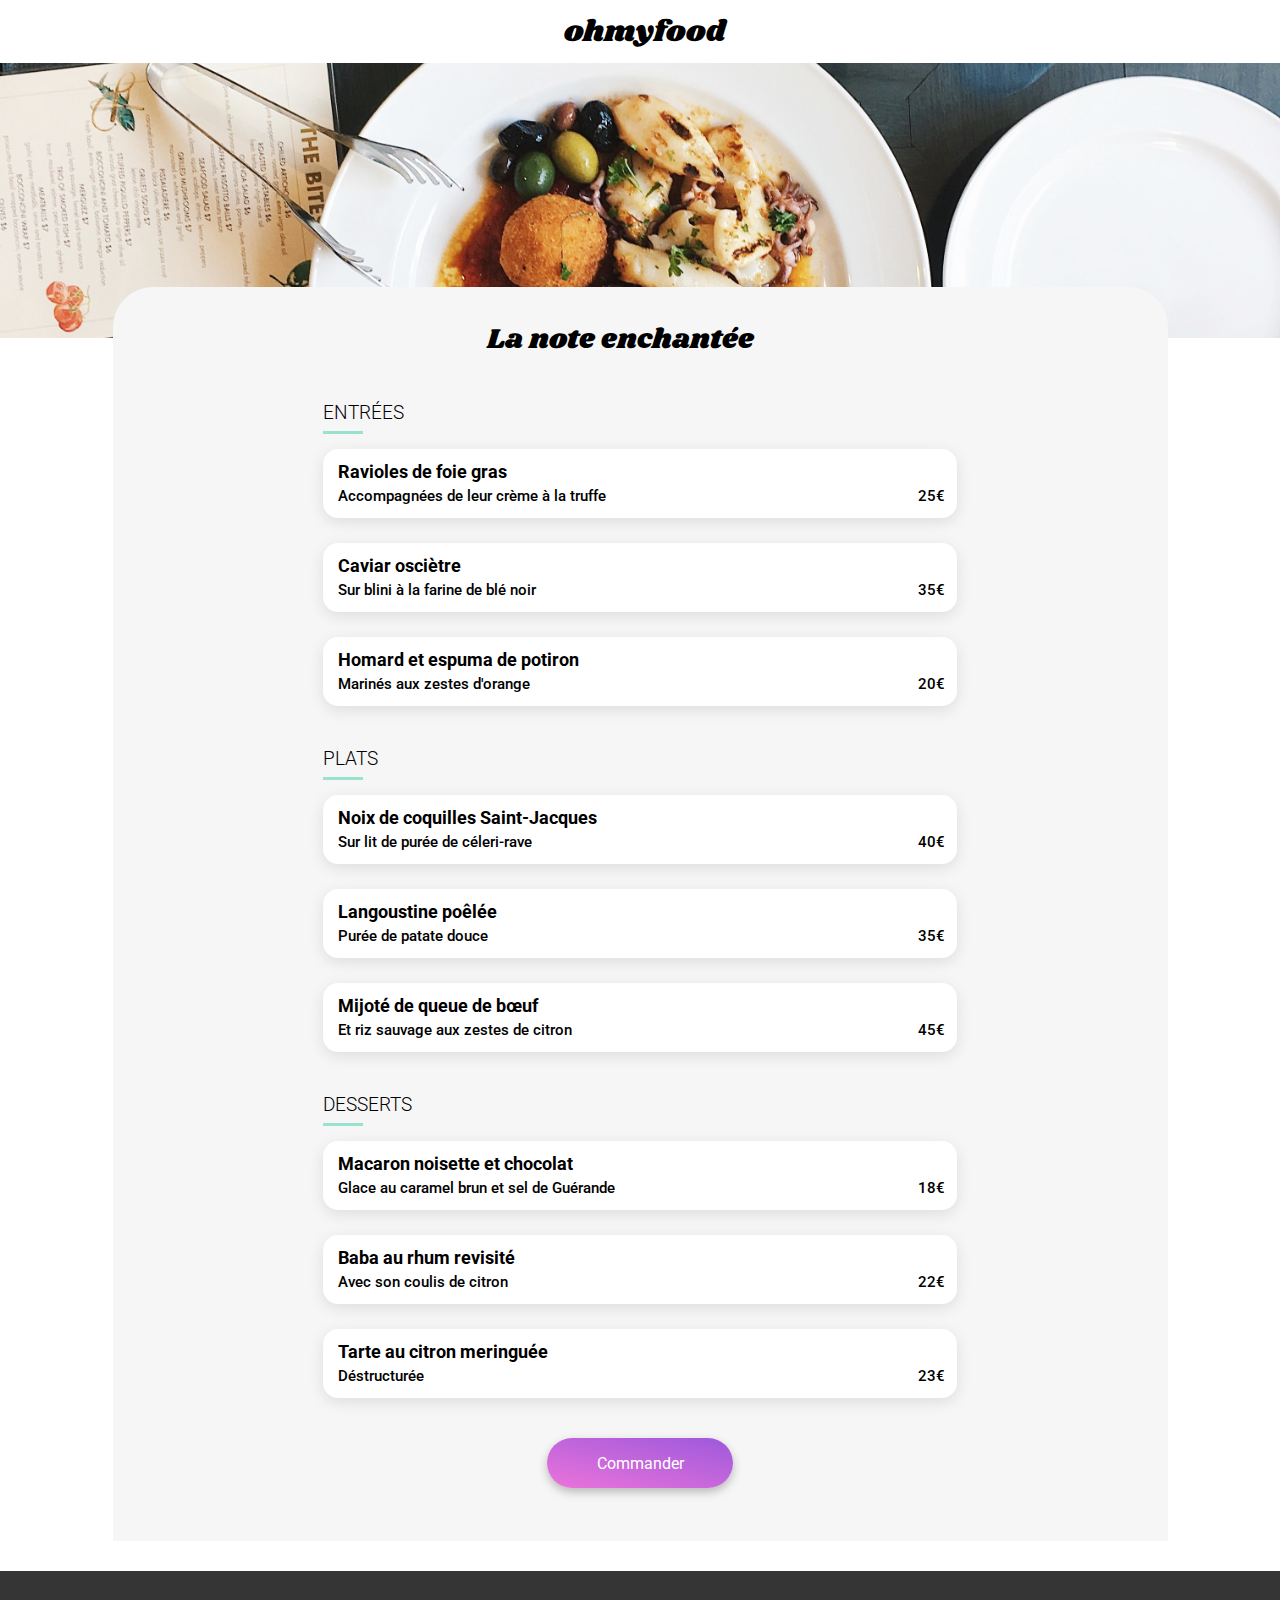
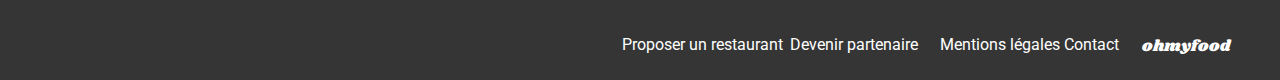
<file: pages/note.html>
<!DOCTYPE html>
<html lang="en">
<head>
    <meta charset="UTF-8">
    <meta http-equiv="X-UA-Compatible" content="IE=edge">
    <meta name="viewport" content="width=device-width, initial-scale=1.0">
    <link rel="stylesheet" href="https://cdnjs.cloudflare.com/ajax/libs/font-awesome/6.4.0/css/all.min.css" integrity="sha512-iecdLmaskl7CVkqkXNQ/ZH/XLlvWZOJyj7Yy7tcenmpD1ypASozpmT/E0iPtmFIB46ZmdtAc9eNBvH0H/ZpiBw==" crossorigin="anonymous" referrerpolicy="no-referrer" />
    <link rel="stylesheet" href="../style.css">
    <title>La note enchantée</title>
</head>
    <body>
        <header>
            <nav>
                <a href="../index.html">
                    <i class="fa-solid fa-arrow-left fa-xl"></i>
                </a>
                <h1>ohmyfood</h1>
            </nav>
            <img src="../images/restaurants/stil-u2Lp8tXIcjw-unsplash.jpg" alt="">
        </header>
        <main>
            <div class="carte">
                <div class="titre">
                    <h1>La note enchantée</h1>
                    <div class="like">
                        <input type="checkbox" id="check-like1">
                        <label for="check-like1" class="like">
                            <i class="fa-solid fa-heart fa-xl"></i>
                        </label>
                    </div>
                </div>
                <div class="content">
                    <div class="entrer">
                        <div class="titre-menu">
                            <h3>Entrées</h3>
                        </div>
                        <div class="menu">
                            <input type="checkbox" id="check-click2">
                            <label for="check-click2" class="toggle-content">
                                <span>Ravioles de foie gras</span>
                                <span class="accompagnement">
                                    <span>Accompagnées de leur crème à la truffe</span>
                                    <span>25€</span>
                                </span>
                                <span class="add">
                                    <i class="fa-solid fa-circle-check fa-xl"></i>
                                </span>
                            </label>
                        </div>
                        <div class="menu">
                            <input type="checkbox" id="check-click3">
                            <label for="check-click3" class="toggle-content">
                                <span>Caviar osciètre</span>
                                <span class="accompagnement">
                                    <span>Sur blini à la farine de blé noir</span>
                                    <span>35€</span>
                                </span>
                                <span class="add">
                                    <i class="fa-solid fa-circle-check fa-xl"></i>
                                </span>
                            </label>
                        </div>
                        <div class="menu">
                            <input type="checkbox" id="check-click4">
                            <label for="check-click4" class="toggle-content">
                                <span>Homard et espuma de potiron</span>
                                <span class="accompagnement">
                                    <span>Marinés aux zestes d'orange</span>
                                    <span>20€</span>
                                </span>
                                <span class="add">
                                    <i class="fa-solid fa-circle-check fa-xl"></i>
                                </span>
                            </label>
                        </div>
                    </div>
                    <div class="plats">
                        <div class="titre-menu">
                            <h3>Plats</h3>
                        </div>
                        <div class="menu">
                            <input type="checkbox" id="check-click5">
                            <label for="check-click5" class="toggle-content">
                                <span>Noix de coquilles Saint-Jacques</span>
                                <span class="accompagnement">
                                    <span>Sur lit de purée de céleri-rave</span>
                                    <span>40€</span>
                                </span>
                                <span class="add">
                                    <i class="fa-solid fa-circle-check fa-xl"></i>
                                </span>
                            </label>
                        </div>
                        <div class="menu">
                            <input type="checkbox" id="check-click6">
                            <label for="check-click6" class="toggle-content">
                                <span>Langoustine poêlée</span>
                                <span class="accompagnement">
                                    <span>Purée de patate douce</span>
                                    <span>35€</span>
                                </span>
                                <span class="add">
                                    <i class="fa-solid fa-circle-check fa-xl"></i>
                                </span>
                            </label>
                        </div>
                        <div class="menu">
                            <input type="checkbox" id="check-click7">
                            <label for="check-click7" class="toggle-content">
                                <span>Mijoté de queue de bœuf</span>
                                <span class="accompagnement">
                                    <span>Et riz sauvage aux zestes de citron</span>
                                    <span>45€</span>
                                </span>
                                <span class="add">
                                    <i class="fa-solid fa-circle-check fa-xl"></i>
                                </span>
                            </label>
                        </div>
                    </div>
                    <div class="desserts">
                        <div class="titre-menu">
                            <h3>Desserts</h3>
                        </div>
                        <div class="menu">
                            <input type="checkbox" id="check-click8">
                            <label for="check-click8" class="toggle-content">
                                <span>Macaron noisette et chocolat</span>
                                <span class="accompagnement">
                                    <span>Glace au caramel brun et sel de Guérande</span>
                                    <span>18€</span>
                                </span>
                                <span class="add">
                                    <i class="fa-solid fa-circle-check fa-xl"></i>
                                </span>
                            </label>
                        </div>
                        <div class="menu">
                            <input type="checkbox" id="check-click9">
                            <label for="check-click9" class="toggle-content">
                                <span>Baba au rhum revisité</span>
                                <span class="accompagnement">
                                    <span>Avec son coulis de citron</span>
                                    <span>22€</span>
                                </span>
                                <span class="add">
                                    <i class="fa-solid fa-circle-check fa-xl"></i>
                                </span>
                            </label>
                        </div>
                        <div class="menu">
                            <input type="checkbox" id="check-click10">
                            <label for="check-click10" class="toggle-content">
                                <span>Tarte au citron meringuée</span>
                                <span class="accompagnement">
                                    <span>Déstructurée</span>
                                    <span>23€</span>
                                </span>
                                <span class="add">
                                    <i class="fa-solid fa-circle-check fa-xl"></i>
                                </span>
                            </label>
                        </div>
                    </div>
                </div>
                <div class="button1">
                    <p>Commander</p>
                </div>
            </div>
        </main>
        <footer>
            <div class="container">
                <h4>ohmyfood</h4>
                <div class="partner">
                    <div>
                        <i class="fa-sharp fa-solid fa-utensils"></i>
                        <a href="#">Proposer un restaurant</a>
                    </div>
                    <div>
                        <i class="fa-solid fa-handshake-angle"></i>
                        <a href="#">Devenir partenaire</a>
                    </div>
                </div>
                <div class="contact">
                    <a href="#">Mentions légales</a>
                    <a href="mailto:contact@ohmyfood.com">Contact</a>
                </div>
            </div>
        </footer>
    </body>
</html>
</file>
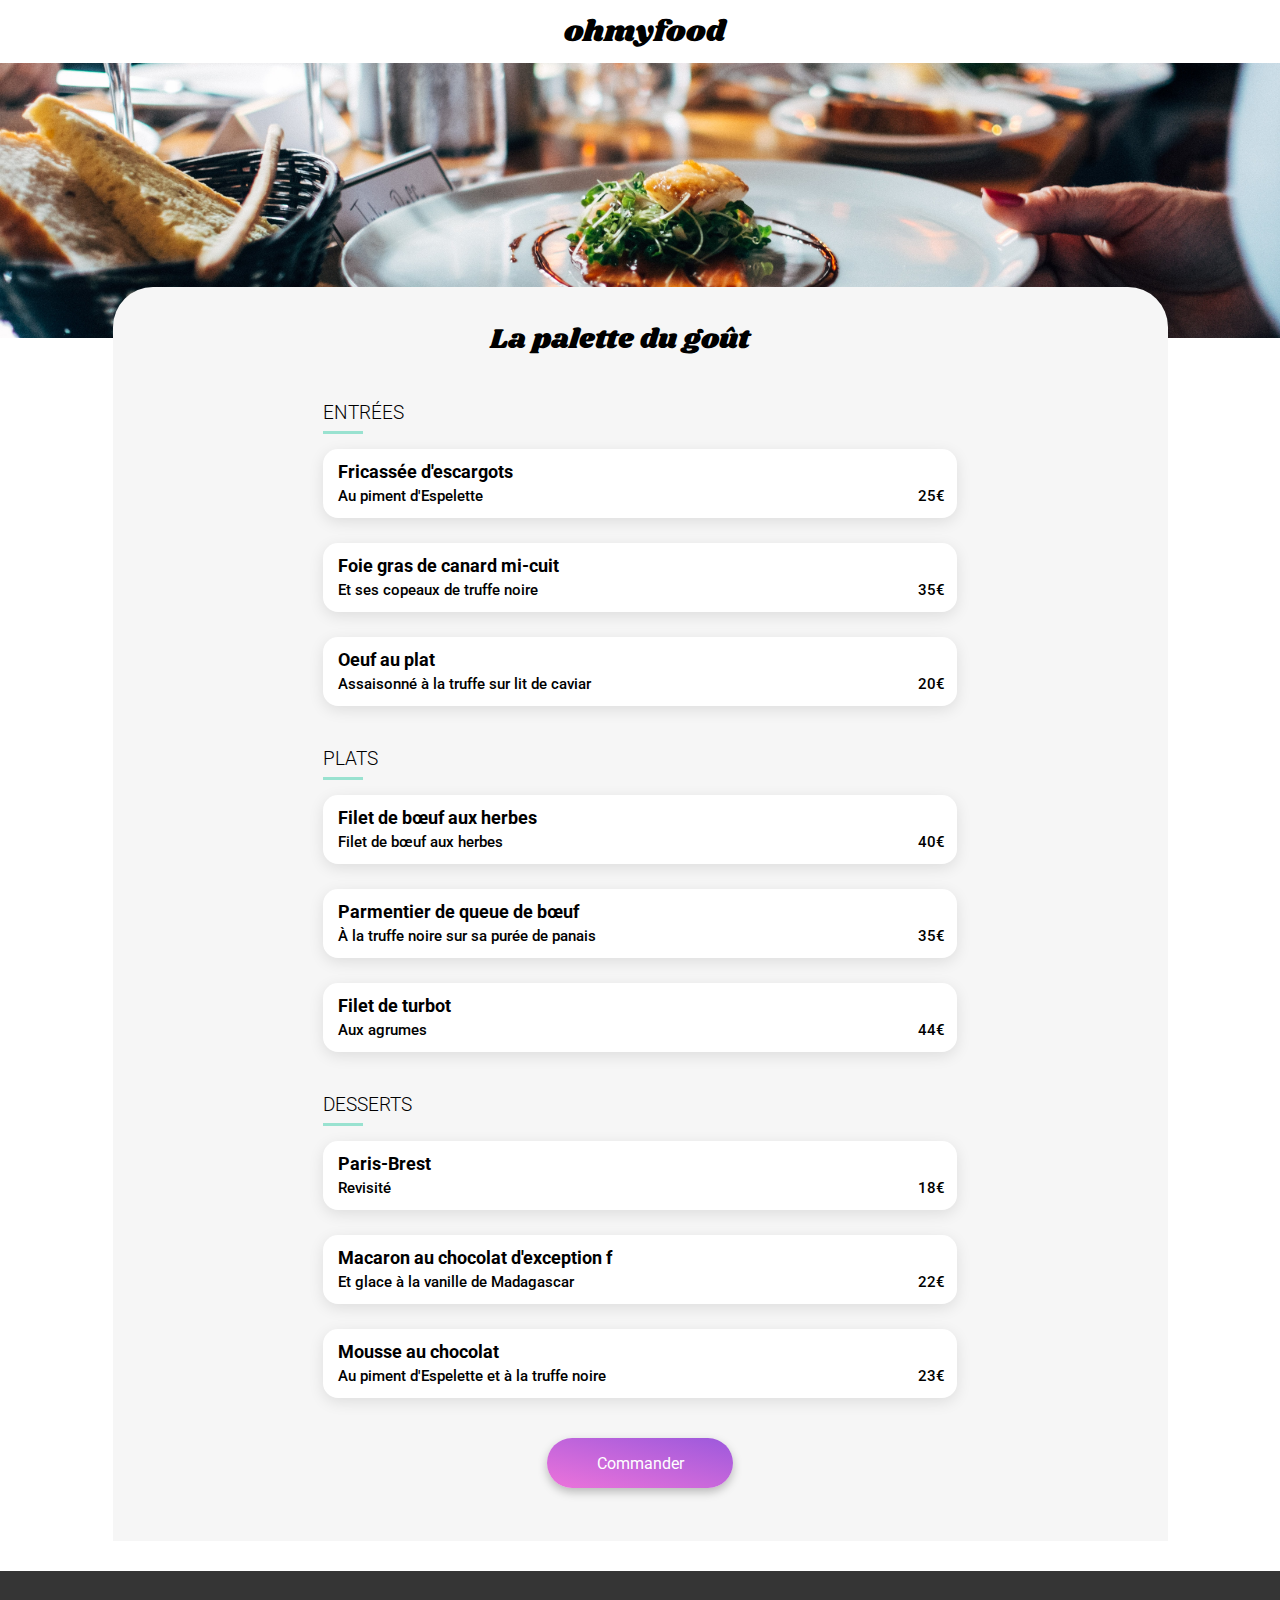
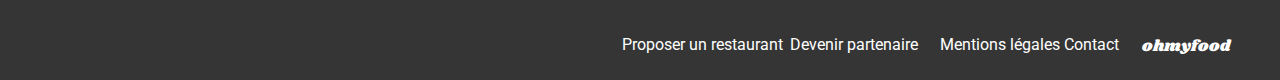
<file: pages/palette.html>
<!DOCTYPE html>
<html lang="en">
<head>
    <meta charset="UTF-8">
    <meta http-equiv="X-UA-Compatible" content="IE=edge">
    <meta name="viewport" content="width=device-width, initial-scale=1.0">
    <link rel="stylesheet" href="https://cdnjs.cloudflare.com/ajax/libs/font-awesome/6.4.0/css/all.min.css" integrity="sha512-iecdLmaskl7CVkqkXNQ/ZH/XLlvWZOJyj7Yy7tcenmpD1ypASozpmT/E0iPtmFIB46ZmdtAc9eNBvH0H/ZpiBw==" crossorigin="anonymous" referrerpolicy="no-referrer" />
    <link rel="stylesheet" href="../style.css">
    <title>La palette du goût</title>
</head>
    <body>
        <header>
            <nav>
                <a href="../index.html">
                    <i class="fa-solid fa-arrow-left fa-xl"></i>
                </a>
                <h1>ohmyfood</h1>
            </nav>
            <img src="../images/restaurants/jay-wennington-N_Y88TWmGwA-unsplash.jpg"  alt="">
        </header>
        <main>
            <div class="carte">
                <div class="titre">
                    <h1>La palette du goût</h1>
                    <div class="like">
                        <input type="checkbox" id="check-like1">
                        <label for="check-like1" class="like">
                            <i class="fa-solid fa-heart fa-xl"></i>
                        </label>
                    </div>
                </div>
                <div class="content">
                    <div class="entrer">
                        <div class="titre-menu">
                            <h3>Entrées</h3>
                        </div>
                        <div class="menu">
                            <input type="checkbox" id="check-click2">
                            <label for="check-click2" class="toggle-content">
                                <span>Fricassée d'escargots</span>
                                <span class="accompagnement">
                                    <span>Au piment d'Espelette </span>
                                    <span>25€</span>
                                </span>
                                <span class="add">
                                    <i class="fa-solid fa-circle-check fa-xl"></i>
                                </span>
                            </label>
                        </div>
                        <div class="menu">
                            <input type="checkbox" id="check-click3">
                            <label for="check-click3" class="toggle-content">
                                <span>Foie gras de canard mi-cuit</span>
                                <span class="accompagnement">
                                    <span>Et ses copeaux de truffe noire</span>
                                    <span>35€</span>
                                </span>
                                <span class="add">
                                    <i class="fa-solid fa-circle-check fa-xl"></i>
                                </span>
                            </label>
                        </div>
                        <div class="menu">
                            <input type="checkbox" id="check-click4">
                            <label for="check-click4" class="toggle-content">
                                <span>Oeuf au plat</span>
                                <span class="accompagnement">
                                    <span>Assaisonné à la truffe sur lit de caviar</span>
                                    <span>20€</span>
                                </span>
                                <span class="add">
                                    <i class="fa-solid fa-circle-check fa-xl"></i>
                                </span>
                            </label>
                        </div>
                    </div>
                    <div class="plats">
                        <div class="titre-menu">
                            <h3>Plats</h3>
                        </div>
                        <div class="menu">
                            <input type="checkbox" id="check-click5">
                            <label for="check-click5" class="toggle-content">
                                <span>Filet de bœuf aux herbes</span>
                                <span class="accompagnement">
                                    <span>Filet de bœuf aux herbes</span>
                                    <span>40€</span>
                                </span>
                                <span class="add">
                                    <i class="fa-solid fa-circle-check fa-xl"></i>
                                </span>
                            </label>
                        </div>
                        <div class="menu">
                            <input type="checkbox" id="check-click6">
                            <label for="check-click6" class="toggle-content">
                                <span>Parmentier de queue de bœuf</span>
                                <span class="accompagnement">
                                    <span>À la truffe noire sur sa purée de panais</span>
                                    <span>35€</span>
                                </span>
                                <span class="add">
                                    <i class="fa-solid fa-circle-check fa-xl"></i>
                                </span>
                            </label>
                        </div>
                        <div class="menu">
                            <input type="checkbox" id="check-click7">
                            <label for="check-click7" class="toggle-content">
                                <span>Filet de turbot</span>
                                <span class="accompagnement">
                                    <span>Aux agrumes</span>
                                    <span>44€</span>
                                </span>
                                <span class="add">
                                    <i class="fa-solid fa-circle-check fa-xl"></i>
                                </span>
                            </label>
                        </div>
                    </div>
                    <div class="desserts">
                        <div class="titre-menu">
                            <h3>Desserts</h3>
                        </div>
                        <div class="menu">
                            <input type="checkbox" id="check-click8">
                            <label for="check-click8" class="toggle-content">
                                <span>Paris-Brest</span>
                                <span class="accompagnement">
                                    <span>Revisité</span>
                                    <span>18€</span>
                                </span>
                                <span class="add">
                                    <i class="fa-solid fa-circle-check fa-xl"></i>
                                </span>
                            </label>
                        </div>
                        <div class="menu">
                            <input type="checkbox" id="check-click9">
                            <label for="check-click9" class="toggle-content">
                                <span>Macaron au chocolat d'exception f</span>
                                <span class="accompagnement">
                                    <span>Et glace à la vanille de Madagascar</span>
                                    <span>22€</span>
                                </span>
                                <span class="add">
                                    <i class="fa-solid fa-circle-check fa-xl"></i>
                                </span>
                            </label>
                        </div>
                        <div class="menu">
                            <input type="checkbox" id="check-click10">
                            <label for="check-click10" class="toggle-content">
                                <span>Mousse au chocolat</span>
                                <span class="accompagnement">
                                    <span>Au piment d'Espelette et à la truffe noire</span>
                                    <span>23€</span>
                                </span>
                                <span class="add">
                                    <i class="fa-solid fa-circle-check fa-xl"></i>
                                </span>
                            </label>
                        </div>
                    </div>
                </div>
                <div class="button1">
                    <p>Commander</p>
                </div>
            </div>
        </main>
        <footer>
            <div class="container">
                <h4>ohmyfood</h4>
                <div class="partner">
                    <div>
                        <i class="fa-sharp fa-solid fa-utensils"></i>
                        <a href="#">Proposer un restaurant</a>
                    </div>
                    <div>
                        <i class="fa-solid fa-handshake-angle"></i>
                        <a href="#">Devenir partenaire</a>
                    </div>
                </div>
                <div class="contact">
                    <a href="#">Mentions légales</a>
                    <a href="mailto:contact@ohmyfood.com">Contact</a>
                </div>
            </div>
        </footer>
    </body>
</html>
</file>
<file: style.css>
@import url("https://fonts.googleapis.com/css2?family=Shrikhand&display=swap");
@import url("https://fonts.googleapis.com/css2?family=Roboto&display=swap");
* {
  margin: 0;
  padding: 0;
  text-decoration: none;
  list-style-type: none;
  box-sizing: border-box;
  font-family: "Roboto", sans-serif;
}

.button1 {
  display: flex;
  width: 186px;
  height: 50px;
  background: linear-gradient(193.33deg, #9356DC -11.44%, #FF79DA 123.93%);
  border-radius: 25px;
  box-shadow: 0px 4px 10px rgba(0, 0, 0, 0.25);
}
.button1 p {
  margin: auto;
  color: white;
}

.button2 {
  display: flex;
  width: 186px;
  height: 50px;
  background: linear-gradient(0deg, rgba(255, 255, 255, 0.15), rgba(255, 255, 255, 0.15)), linear-gradient(200.64deg, #9356DC -5.2%, #FF79DA 110.74%);
  border-radius: 25px;
  box-shadow: 0px 4px 10px rgba(0, 0, 0, 0.25);
}
.button2 p {
  margin: auto;
  color: white;
}

.new {
  display: flex;
  width: 80px;
  height: 29px;
  border-radius: 2px;
  background: #99E2D0;
}
.new p {
  color: #008766;
  font-size: 14px;
  margin: auto;
}

.like {
  cursor: pointer;
}
.like i {
  color: white;
  -webkit-text-stroke-width: 1px;
  -webkit-text-stroke-color: black;
}

@media (min-width: 1024px) {
  input[type=checkbox]:hover + .like i:before {
    transition: all 0.3s linear 0s;
    color: transparent;
    background-clip: text;
    -webkit-background-clip: text;
    -webkit-text-stroke-color: transparent;
    background-image: linear-gradient(193.33deg, #9356DC -11.44%, #FF79DA 123.93%);
  }
}
@media (max-width: 1024px) {
  input[type=checkbox]:checked + .like i:before {
    transition: all 0.3s linear 0s;
    color: transparent;
    background-clip: text;
    -webkit-background-clip: text;
    -webkit-text-stroke-color: transparent;
    background-image: linear-gradient(193.33deg, #9356DC -11.44%, #FF79DA 123.93%);
  }
}
.toggle-content {
  position: relative;
  display: flex;
  flex-direction: column;
  cursor: pointer;
  width: 349px;
  height: 69px;
  box-shadow: 0px 4.01149px 15.0431px rgba(0, 0, 0, 0.1);
  border-radius: 15.0431px;
}
.toggle-content span:first-child {
  padding: 12px 0 0 15px;
  font-size: 18px;
  font-weight: 700;
}
.toggle-content .accompagnement {
  display: flex;
  justify-content: space-between;
}
.toggle-content .accompagnement span {
  padding: 5px 12px 15px 15px;
  font-size: 15.04px;
  transition: margin 0.5s;
  font-weight: 500;
}
.toggle-content .accompagnement span:first-child {
  text-overflow: ellipsis;
  overflow: hidden;
  white-space: nowrap;
  position: relative;
}
.toggle-content .add {
  display: flex;
  justify-content: center;
  align-items: center;
  position: absolute;
  top: 0;
  right: 0;
  width: 0px;
  transition: width 0.5s;
  background: #99E2D0;
  height: 69px;
  border-radius: 0px 15px 15px 0px;
}
.toggle-content .add i {
  visibility: hidden;
  color: white;
}

@media (min-width: 1024px) {
  input[type=checkbox] {
    display: none;
  }
  input[type=checkbox]:hover + .toggle-content .accompagnement span + span {
    margin-right: 74px;
    transition: margin 0.5s;
  }
  input[type=checkbox]:hover + .toggle-content .add {
    transition: width 0.5s;
    width: 59px;
  }
  input[type=checkbox]:hover + .toggle-content .add i {
    visibility: visible;
  }
}
@media (max-width: 1024px) {
  input[type=checkbox] {
    display: none;
  }
  input[type=checkbox]:checked + .toggle-content .accompagnement span + span {
    margin-right: 74px;
    transition: margin 0.5s;
  }
  input[type=checkbox]:checked + .toggle-content .add {
    transition: width 0.5s;
    width: 59px;
  }
  input[type=checkbox]:checked + .toggle-content .add i {
    visibility: visible;
  }
}
header {
  margin: auto;
}
header nav {
  height: 63px;
  display: flex;
  box-shadow: 0px 2px 4px rgba(0, 0, 0, 0.15);
}
header nav a {
  color: black;
  margin: auto 0;
  margin-left: 10px;
}
header nav h1 {
  font-size: 30px;
  font-family: "Shrikhand";
  font-weight: 400;
  margin: auto;
}
header img {
  width: 100%;
  height: 275px;
  object-fit: cover;
  overflow: hidden;
}
header .location {
  display: flex;
  justify-content: center;
  align-items: center;
  background-color: #EAEAEA;
  height: 50px;
}
header .location i {
  color: #353535;
}
header .location p {
  margin-left: 17px;
}
header .explorer {
  display: flex;
  flex-direction: column;
  text-align: center;
  background-color: #F6F6F6;
}
header .explorer h1 {
  margin-top: 39.5px;
  font-size: 24px;
  height: 68px;
}
header .explorer > p {
  font-size: 18px;
  color: #353535;
}
header .explorer .button1 {
  margin: auto;
  margin-top: 40px;
  margin-bottom: 57px;
}
header .explorer .button1:hover {
  background: linear-gradient(0deg, rgba(255, 255, 255, 0.15), rgba(255, 255, 255, 0.15)), linear-gradient(200.64deg, #9356DC -5.2%, #FF79DA 110.74%);
  cursor: pointer;
}

main .fonctionnement {
  display: flex;
  max-width: 1440px;
  margin: auto;
  justify-content: center;
  margin-bottom: 50px;
}
main .fonctionnement .content {
  margin-top: 50px;
  display: flex;
  flex-direction: column;
}
main .fonctionnement .content .step {
  gap: 37px;
  display: flex;
}
main .fonctionnement .etapes {
  position: relative;
  display: flex;
  justify-content: center;
  align-items: center;
  margin-top: 26px;
  max-width: 322.49px;
  min-width: 300.49px;
  height: 72.38px;
  background-color: #F6F6F6;
  border-radius: 20px;
  box-shadow: 0px 4px 15px rgba(0, 0, 0, 0.15);
}
main .fonctionnement .etapes .number {
  position: absolute;
  left: -10px;
  display: flex;
  width: 24px;
  height: 24px;
  border-radius: 100%;
  background-color: #9356DC;
}
main .fonctionnement .etapes .number p {
  font-size: 14.18px;
  margin: auto;
  color: white;
  font-weight: 700;
}
main .fonctionnement .etapes i {
  color: #7E7E7E;
  position: absolute;
  left: 33.47px;
}
main .fonctionnement .etapes:nth-child(3) i {
  color: #9356DC;
}
main .restaurants {
  display: flex;
  margin: auto;
  justify-content: center;
  background-color: #F3F3F3;
}
main .restaurants .content {
  margin-top: 30px;
  margin-bottom: 50px;
  max-width: 945px;
  display: flex;
  flex-direction: column;
}
main .restaurants .content .restau {
  margin-top: 28px;
  gap: 80px;
  display: flex;
  flex-wrap: wrap;
}
main .restaurants .content .restau .etablissement {
  position: relative;
  display: flex;
  flex-direction: column;
  width: 430px;
  border-radius: 15px;
  background-color: white;
}
main .restaurants .content .restau .etablissement a {
  color: black;
}
main .restaurants .content .restau .etablissement img {
  border-top-left-radius: 15px;
  border-top-right-radius: 15px;
  object-fit: cover;
  height: 180px;
  width: 430px;
}
main .restaurants .content .restau .etablissement .new {
  position: absolute;
  top: 15px;
  right: 15px;
}
main .restaurants .content .restau .etablissement .desc {
  margin-top: 16px;
  margin-left: 13px;
  padding-bottom: 12px;
}
main .restaurants .content .restau .etablissement .desc h3 {
  font-size: 18px;
}
main .restaurants .content .restau .etablissement .desc p {
  margin-top: 5px;
  font-size: 17px;
}
main .restaurants .content .restau .etablissement .desc .like {
  position: absolute;
  right: 10px;
  bottom: 15px;
}
main .carte {
  margin: auto;
  width: 1055px;
  background-color: #F6F6F6;
  padding-bottom: 53px;
  position: relative;
  margin-top: -55px;
  border-top-left-radius: 40px;
  border-top-right-radius: 40px;
}
main .carte .titre {
  display: flex;
  justify-content: center;
  align-items: center;
}
main .carte .titre h1 {
  margin-top: 32px;
  font-size: 28px;
  font-family: "Shrikhand";
  font-weight: 400;
}
main .carte .titre .like {
  margin-left: 20px;
  margin-top: 30px;
}
main .carte .content {
  width: 634px;
  margin: auto;
}
@keyframes fadein {
  from {
    opacity: 0;
  }
  to {
    opacity: 1;
  }
}
main .carte .content .entrer {
  animation: fadein 1s;
}
main .carte .content .plats {
  animation: fadein 3s;
}
main .carte .content .desserts {
  animation: fadein 5s;
}
main .carte .content .titre-menu h3 {
  text-align: left;
  position: relative;
  font-weight: 300;
  text-transform: uppercase;
  font-weight: 300;
  margin-top: 42px;
}
main .carte .content .titre-menu h3:before {
  content: "";
  position: absolute;
  width: 40px;
  height: 3px;
  bottom: -10px;
  left: 0;
  background-color: #99E2D0;
}
main .carte .content .menu {
  display: flex;
  justify-content: center;
  margin-top: 25px;
}
main .carte .content .menu .toggle-content {
  background-color: white;
  width: 634px;
}
main .carte .button1 {
  margin: auto;
  margin-top: 40px;
}
main .carte .button1:hover {
  background: linear-gradient(0deg, rgba(255, 255, 255, 0.15), rgba(255, 255, 255, 0.15)), linear-gradient(200.64deg, #9356DC -5.2%, #FF79DA 110.74%);
  cursor: pointer;
}

@media (max-width: 1024px) {
  main .fonctionnement .content .step {
    flex-direction: column;
  }
  main .restaurants .content .restau {
    flex-direction: column;
  }
  main .restaurants .content .restau a .etablissement {
    max-width: 340px;
  }
  main .carte {
    width: 600px;
  }
  main .carte .content {
    width: 349px;
  }
  main .carte .content .menu .toggle-content {
    width: 349px;
  }
}
@media (max-width: 768px) {
  main .restaurants .content .restau .etablissement {
    width: 300px;
  }
  main .restaurants .content .restau .etablissement img {
    width: 300px;
  }
  main .carte {
    width: auto;
  }
  main .carte .content {
    max-width: 349px;
  }
  main .carte .content .menu {
    width: 349px;
  }
}
footer {
  margin: auto;
  background-color: #353535;
  padding-bottom: 22px;
  margin-top: 30px;
}
footer .container {
  padding-top: 64px;
  display: flex;
  justify-content: right;
  width: 100%;
  gap: 7px;
}
footer .container i {
  color: white;
}
footer .container a {
  color: white;
}
footer .container a:hover {
  text-decoration: underline;
}
footer .container h4 {
  margin-right: 50px;
  align-items: center;
  font-family: "Shrikhand";
  font-weight: 400;
  color: white;
  margin-left: 16px;
  order: 4;
}
footer .container .partner {
  display: flex;
}
footer .container .partner i {
  margin-left: 7px;
}
footer .container .contact {
  margin-left: 15px;
}

@media (max-width: 768px) {
  footer .container {
    padding-top: 22px;
    margin-left: 25px;
    flex-direction: column;
    width: auto;
  }
  footer .container h4 {
    order: 0;
  }
  footer .container .partner {
    display: flex;
    flex-direction: column;
    margin-left: 10px;
    margin-top: 7px;
  }
  footer .container .partner div {
    margin-top: 7px;
  }
  footer .container .contact {
    display: flex;
    flex-direction: column;
  }
  footer .container .contact a {
    margin-top: 7px;
  }
}
.background-loader {
  position: fixed;
  background-color: white;
  height: 100vh;
  inset: 0;
  z-index: 1;
  opacity: 0.9;
  animation: hidden 1s;
  animation-fill-mode: forwards;
}
.background-loader .loader {
  position: fixed;
  top: 50%;
  left: 50%;
  transform: translate(-50%, -50%);
  height: 400px;
  width: 400px;
  overflow: hidden;
  text-align: center;
  animation-delay: 1s;
}
.background-loader .loader .spinner {
  position: absolute;
  top: 50%;
  left: 50%;
  transform: translate(-50%, -50%);
  z-index: 303;
  border-radius: 100%;
  border-left-color: transparent !important;
  border-right-color: transparent !important;
}
.background-loader .loader .spinner1 {
  width: 250px;
  height: 250px;
  border: 10px solid #FF79DA;
  animation: spin 2s linear infinite;
}
.background-loader .loader .spinner2 {
  width: 200px;
  height: 200px;
  border: 10px solid #9356DC;
  animation: reverse-spin 2s linear infinite;
}
.background-loader .loader .spinner3 {
  width: 150px;
  height: 150px;
  border: 10px solid #99E2D0;
  animation: spin 4s linear infinite;
}
.background-loader .loader .loader-text {
  position: relative;
  font-family: "Shrikhand";
  font-size: 20px;
  top: 45%;
}

@keyframes spin {
  0% {
    transform: translate(-50%, -50%) rotate(0deg);
  }
  100% {
    transform: translate(-50%, -50%) rotate(360deg);
  }
}
@keyframes reverse-spin {
  0% {
    transform: translate(-50%, -50%) rotate(0deg);
  }
  100% {
    transform: translate(-50%, -50%) rotate(-360deg);
  }
}
@keyframes hidden {
  0% {
    transform: scale(1);
  }
  100% {
    visibility: hidden;
  }
}

/*# sourceMappingURL=style.css.map */
</file>
